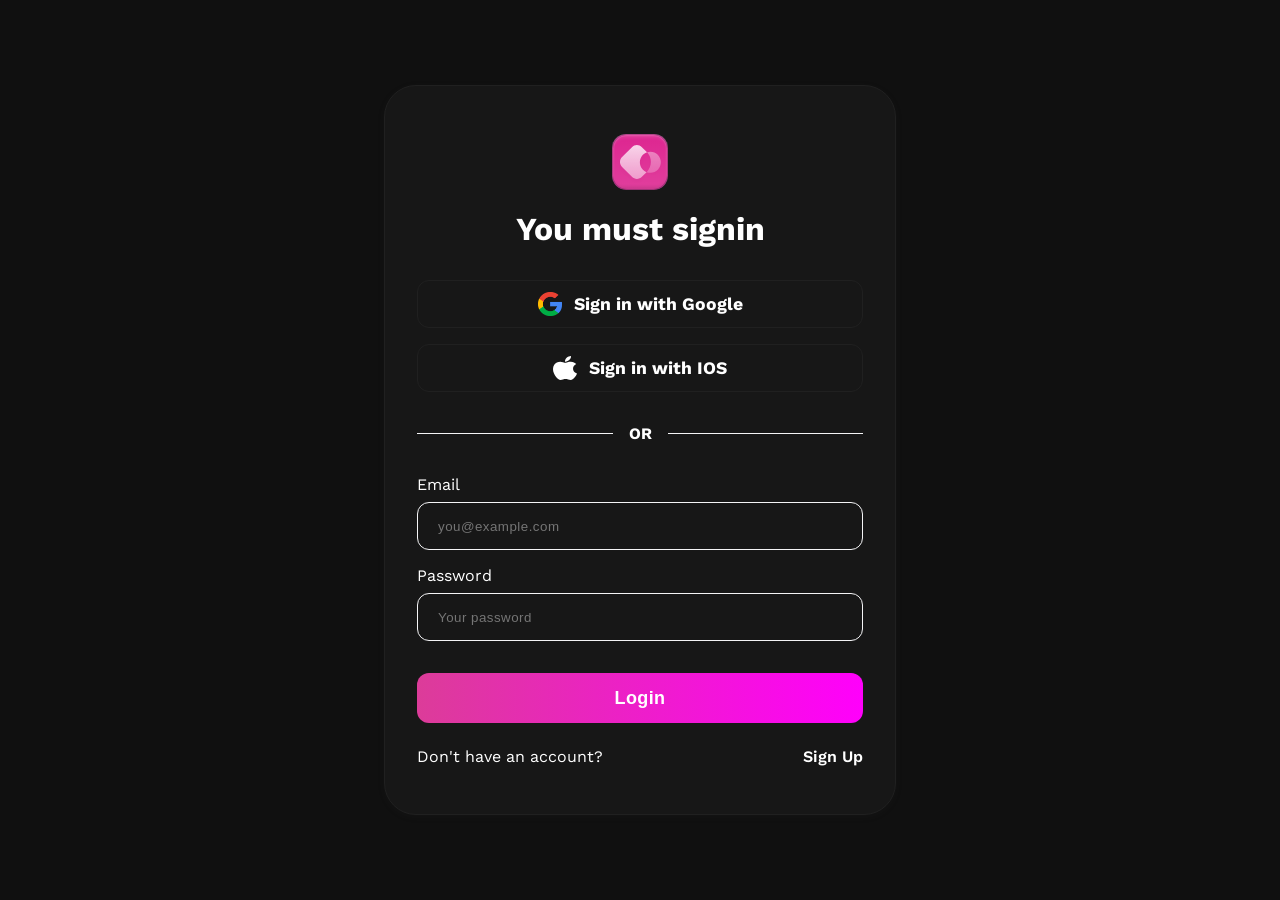
<file: index.html>
<!DOCTYPE html>
<html lang="en">

<head>
    <meta charset="UTF-8">
    <meta name="viewport" content="width=device-width, initial-scale=1">
    <title>Login Page</title>
    <link rel="preconnect" href="https://fonts.googleapis.com">
    <link rel="preconnect" href="https://fonts.gstatic.com" crossorigin>
    <link href="https://fonts.googleapis.com/css2?family=Work+Sans&display=swap" rel="stylesheet">
    <link rel="stylesheet" href="style.css">
</head>

<body>
    <form class="my-form">
        <div class="login-welcome-row">
            <a href="#" title="Logo">
                <img src="assets/logo.svg" alt="Logo" class="logo">
            </a>
            <h1>You must signin</h1>
        </div>
        <div class="socials-row">
            <a href="#" title="Use Google">
                <img src="assets/google.png" alt="Google">
                Sign in with Google
            </a>
            <a href="#" title="Use Apple">
                <img src="assets/apple.svg" alt="Apple">
                Sign in with IOS
            </a>
        </div>
        <div class="lines">
            <div class="line"></div>
            OR
            <div class="line"></div>
        </div>
        <div class="text-field">
            <label for="email">Email</label>
            <input 
                type="email" id="email" name="email" 
                autocomplete="off" placeholder="you@example.com"
                required>
            <div class="error-message">Email in incorrect format</div>
        </div>
        <div class="text-field">
            <label for="password">Password</label>
            <input 
                id="password" type="password" 
                name="password" placeholder="Your password"
                title="Minimum 6 characters at least 1 Alphabet and 1 Number"
                pattern="^(?=.*[A-Za-z])(?=.*\d)[A-Za-z\d]{6,}$" required
            >
            <div class="error-message">Minimum 6 characters at
                least 1 Alphabet and 1 Number</div>
        </div>
        <button type="submit" class="my-form__button">
            Login
        </button>
        <div class="my-form__actions">
            <div class="my-form__row">
                <span>Don't have an account?</span>
                <a href="#" title="Create Account">
                    Sign Up
                </a>
            </div>
        </div>
    </form>

    <script src="script.js"></script>
</body>

</html>
</file>
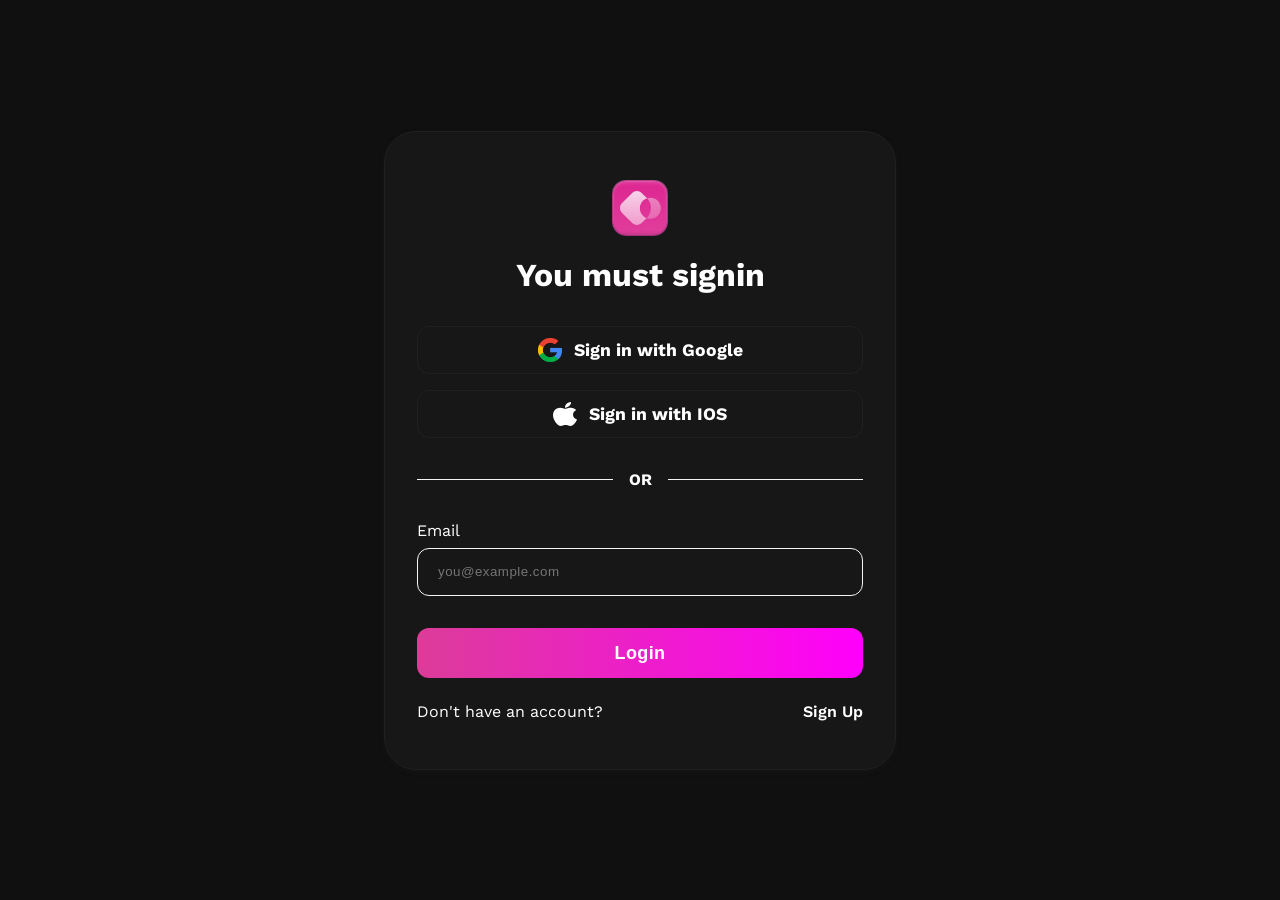
<file: index_socials.html>
<!DOCTYPE html>
<html lang="en">

<head>
    <meta charset="UTF-8">
    <meta name="viewport" content="width=device-width, initial-scale=1">
    <title>Login Page</title>
    <link rel="preconnect" href="https://fonts.googleapis.com">
    <link rel="preconnect" href="https://fonts.gstatic.com" crossorigin>
    <link href="https://fonts.googleapis.com/css2?family=Work+Sans&display=swap" rel="stylesheet">
    <link rel="stylesheet" href="style.css">
</head>

<body>
    <form class="my-form">
        <div class="login-welcome-row">
            <a href="#" title="Logo">
                <img src="assets/logo.svg" alt="Logo" class="logo">
            </a>
            <h1>You must signin</h1>
        </div>
        <div class="socials-row">
            <a href="#" title="Use Google">
                <img src="assets/google.png" alt="Google">
                Sign in with Google
            </a>
            <a href="#" title="Use Apple">
                <img src="assets/apple.svg" alt="Apple">
                Sign in with IOS
            </a>
        </div>
        <div class="lines">
            <div class="line"></div>
            OR
            <div class="line"></div>
        </div>
        <div class="text-field">
            <label for="email">Email</label>
            <input 
                type="email" id="email" name="email" 
                autocomplete="off" placeholder="you@example.com"
                required>
            <div class="error-message">Email in incorrect format</div>
        </div>
        <!-- input password -->
        <button type="submit" class="my-form__button">
            Login
        </button>
        <div class="my-form__actions">
            <div class="my-form__row">
                <span>Don't have an account?</span>
                <a href="#" title="Create Account">
                    Sign Up
                </a>
            </div>
        </div>
    </form>

    <script src="script.js"></script>
</body>

</html>
</file>
<file: style.css>
:root {
    --primary: #DC3C99;
    --primary-transparent: #DC3C9920;
    --primary-light: #D327A9;
    --violet: #ff00fb;
    --violet-dark: #8f008d;
    --secondary: #1D1D1D;
    --text: #fff;
    --text-gray: #d7d7d7;
    --white: #FFFFFF;
    --bg: #101010;
    --link-bg: #171717;
    --link-border: #202020;
    --border: #F4F4F6;
    --error: #FF4D4D;
}

* {
    margin: 0;
    padding: 0;
    box-sizing: border-box;
}

*::selection {
    background: var(--primary);
    color: var(--text);
}

body {
    font-size: 16px;
    font-family: 'Work Sans', 
    sans-serif;
    height: 100vh;
    padding: 1rem;
    display: flex;
    height: 100vh;
    justify-content: center;
    align-items: center;
    color: var(--white);
    background: var(--bg);
}

.socials-row {
    display: flex;
    gap: 1rem;
    flex-wrap: wrap;
}

.socials-row img {
    width: 1.5rem;
    height: 1.5rem;
}

.socials-row>a {
    padding: 0.5rem;
    width: 100%;
    min-height: 3rem;
    display: flex;
    gap: 0.75rem;
    justify-content: center;
    align-items: center;
    text-decoration: none;
    font-size: 1.1rem;
    color: var(--white);
    padding: 0.5rem;
    border: 1.5px solid var(
        --link-border);
    background: var(
        --link-bg
    );
    border-radius: 0.75rem;
    transition: all .3s ease;
    font-weight: 700;
}

.socials-row>a:hover {
    border: 1.5px solid var(
        --primary);
    background: var(--primary-transparent); 
}

.login-welcome-row {
    margin-bottom: 1rem;
    display: flex;
    flex-direction: column;
    gap: 1rem;
    text-align: center;
}

.welcome-message {
    max-width: 24rem;
}

.logo {
    height: 3.5rem;
    margin: 0 auto;
}

.logo {
    color: var(--primary);
}

.lines {
    margin-top: 1rem;
    margin-bottom: 1rem;
    display: flex;
    gap: 1rem;
    font-weight: bold;
    align-items: center;
}

.line {
    height: 1px;
    flex: 1;
    background: var(--border);
}

.text-field {
    display: flex;
    flex-direction: column;
    gap: 0.5rem;
}

.text-field input {
    color: var(--text);
    max-width: 100%;
    width: 100%;
    border: 1.5px solid var(
        --border);
    min-height: 3rem;
    letter-spacing: .03rem;
    outline: none;
    background: var(--input-bg);
    transition: .25s;
    border-radius: 0.75rem;
    text-indent: 1.25rem;
}

.text-field label {
    color: var(--text);
}

.text-field input:user-invalid {
    color: var(--error);
    border: 1.5px solid var(--error);
}

.error-message {
    display: none;
}

.text-field input:user-invalid
~.error-message {
    display: block;
    margin-top: 0.25rem;
    font-size: 0.8rem;
    color: var(--error);
}

.text-field input:focus {
    border: 1.5px solid var(--primary);
}

.my-form {
    display: flex;
    flex-direction: column;
    justify-content: start;
    position: relative;
    gap: 1rem;
    background: var(--link-bg);
    border: 1px solid var(--link-border);
    width: 100%;
    max-width: 32rem;
    padding: 3rem 2rem;
    border-radius: 2rem;
    box-shadow: rgba(99, 99, 99, 0.05)
     0px 2px 8px 0px;
    height: fit-content;
}

.my-form__button {
    background: linear-gradient(
        90deg, var(--primary), var(--violet)
    );
    color: white;
    white-space: nowrap;
    border: none;
    display: flex;
    justify-content: center;
    align-items: center;
    margin-top: 1rem;
    line-height: 3.125rem;
    outline: none;
    font-size: 1.125rem;
    letter-spacing: .025rem;
    text-decoration: none;
    cursor: pointer;
    font-weight: 800;
    min-height: 3.125rem;
    width: 100%;
    border-radius: 0.75rem;
}

.my-form__button:hover {
    background: var(--primary);
}

/* my form actions */
.my-form__actions {
    display: flex;
    flex-direction: column;
    align-self: center;
    width: 100%;
    justify-content: space-between;
    color: var(--white);
    gap: 1rem;
    margin-top: 0.5rem;
}

.my-form__actions a {
    color: var(--white);
    font-weight: 600;
    text-decoration: none;
}

.my-form__actions a:hover {
    text-decoration: underline;
}

.my-form__row {
    display: flex;
    gap: 0.5rem;
    justify-content: space-between;
}
</file>
